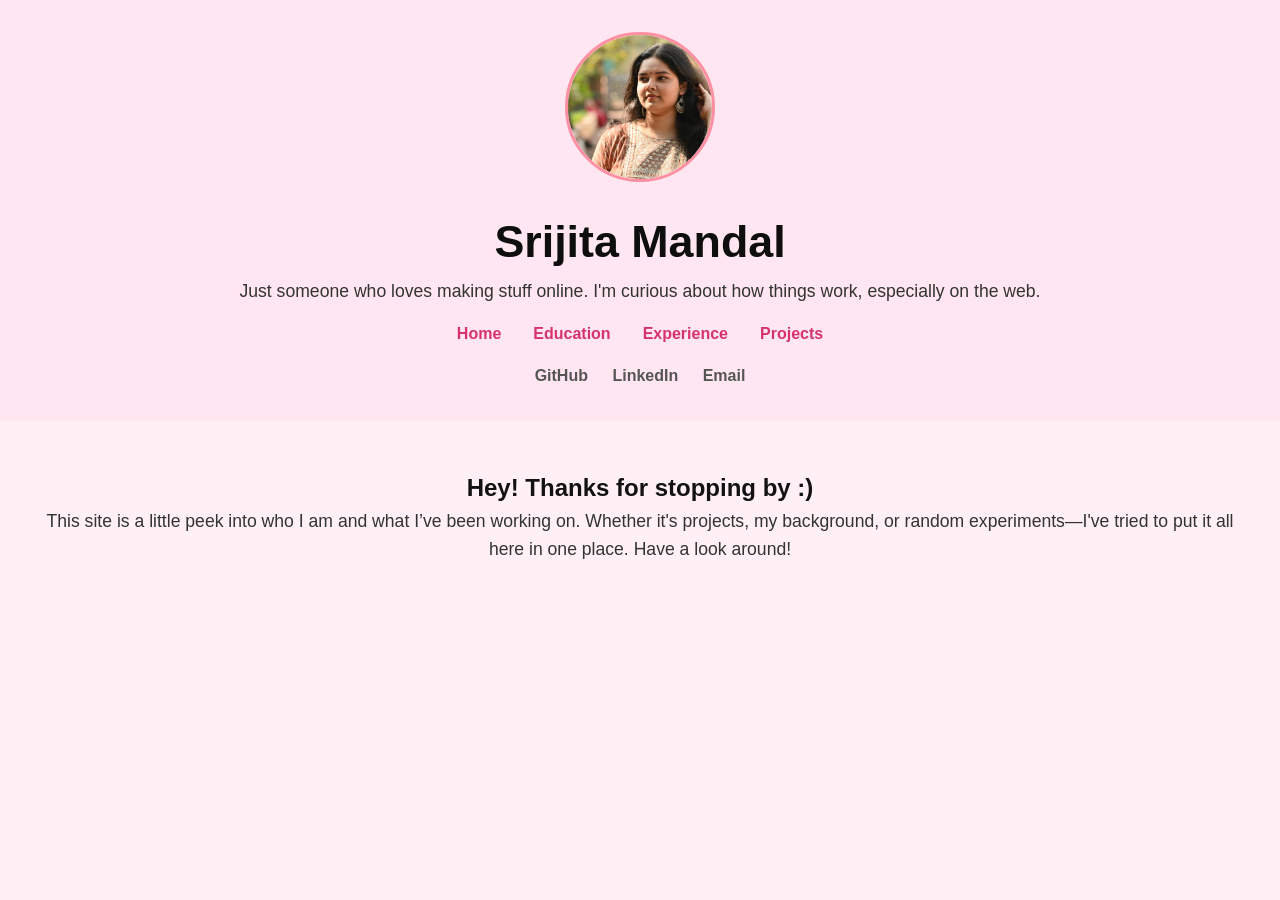
<file: index.html>
<!DOCTYPE html>
<html lang="en">
<head>
    <meta charset="UTF-8">
    <title>Srijita Mandal | Portfolio</title>
    <link rel="stylesheet" href="css/style.css">
</head>
<body>
    <header class="main-header">
        <img src="css/1.jpg" alt="Srijita Mandal" class="profile-pic">
        <h1>Srijita Mandal</h1>
        <p>Just someone who loves making stuff online. I'm curious about how things work, especially on the web.</p>

        <nav>
            <ul class="nav-links">
                <li><a href="index.html">Home</a></li>
                <li><a href="education.html">Education</a></li>
                <li><a href="experience.html">Experience</a></li>
                <li><a href="projects.html">Projects</a></li>
            </ul>
        </nav>

        <div class="socials">
            <a href="https://github.com/Srijita44" target="_blank">GitHub</a>
            <a href="https://www.linkedin.com/in/srijita-mandal-44s29b" target="_blank">LinkedIn</a>
            <a href="mailto:mandalsrijita092@gmail.com" target="_blank">Email</a>
        </div>
    </header>

    <main class="home-content">
        <h2>Hey! Thanks for stopping by :)</h2>
        <p>This site is a little peek into who I am and what I’ve been working on. Whether it's projects, my background, or random experiments—I've tried to put it all here in one place. Have a look around!</p>
    </main>
</body>
</html>
</file>
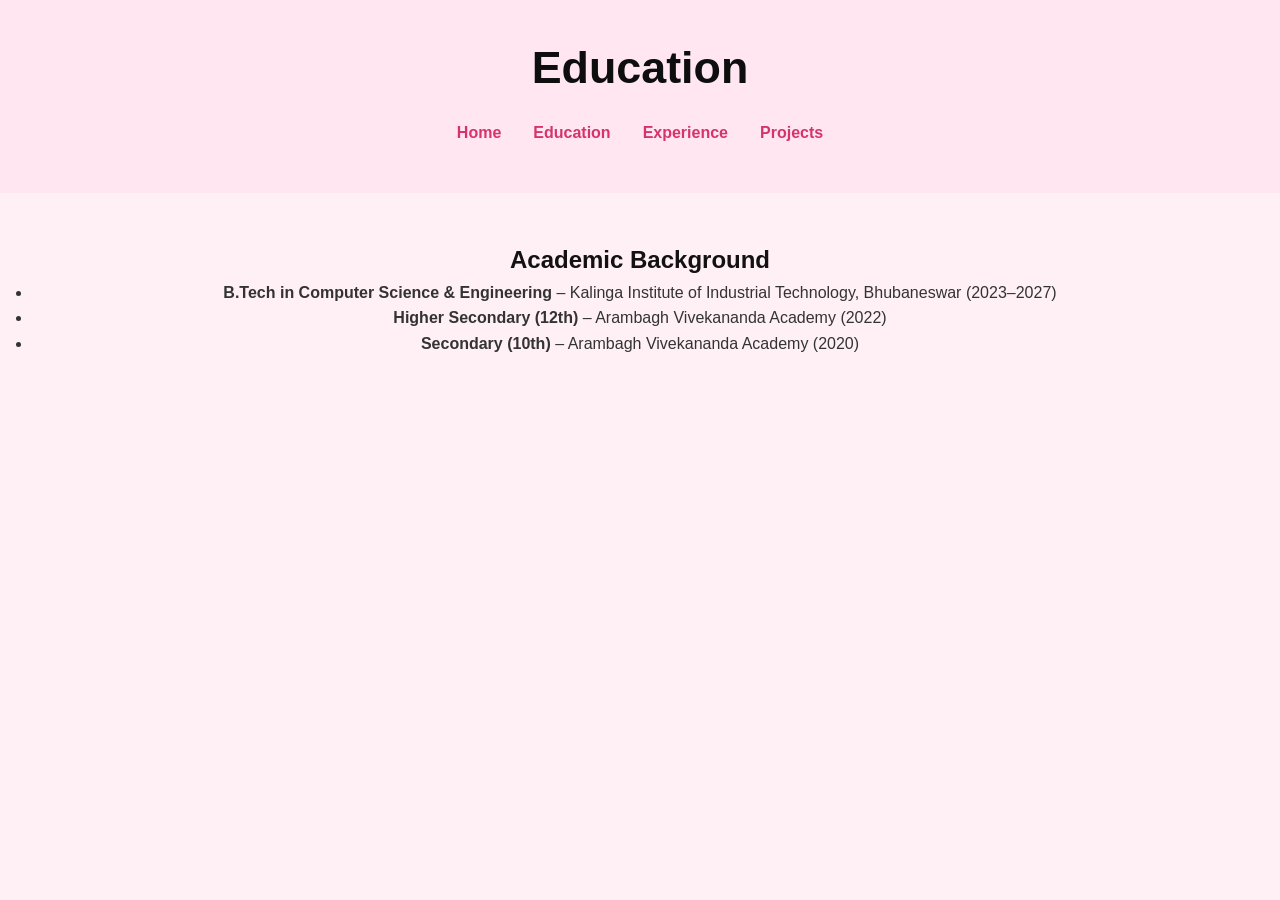
<file: education.html>
<!DOCTYPE html>
<html lang="en">
<head>
    <meta charset="UTF-8">
    <title>Education - Srijita Mandal</title>
    <link rel="stylesheet" href="css/style.css">
</head>
<body>
    <header class="main-header">
        <h1>Education</h1>
        <nav>
            <ul class="nav-links">
                <li><a href="index.html">Home</a></li>
                <li><a href="education.html">Education</a></li>
                <li><a href="experience.html">Experience</a></li>
                <li><a href="projects.html">Projects</a></li>
            </ul>
        </nav>
    </header>
    <main class="home-content">
        <h2>Academic Background</h2>
        <ul>
            <li><strong>B.Tech in Computer Science & Engineering</strong> – Kalinga Institute of Industrial Technology, Bhubaneswar (2023–2027)</li>
            <li><strong>Higher Secondary (12th)</strong> – Arambagh Vivekananda Academy (2022)</li>
            <li><strong>Secondary (10th)</strong> – Arambagh Vivekananda Academy (2020)</li>
        </ul>
    </main>
</body>
</html>
</file>
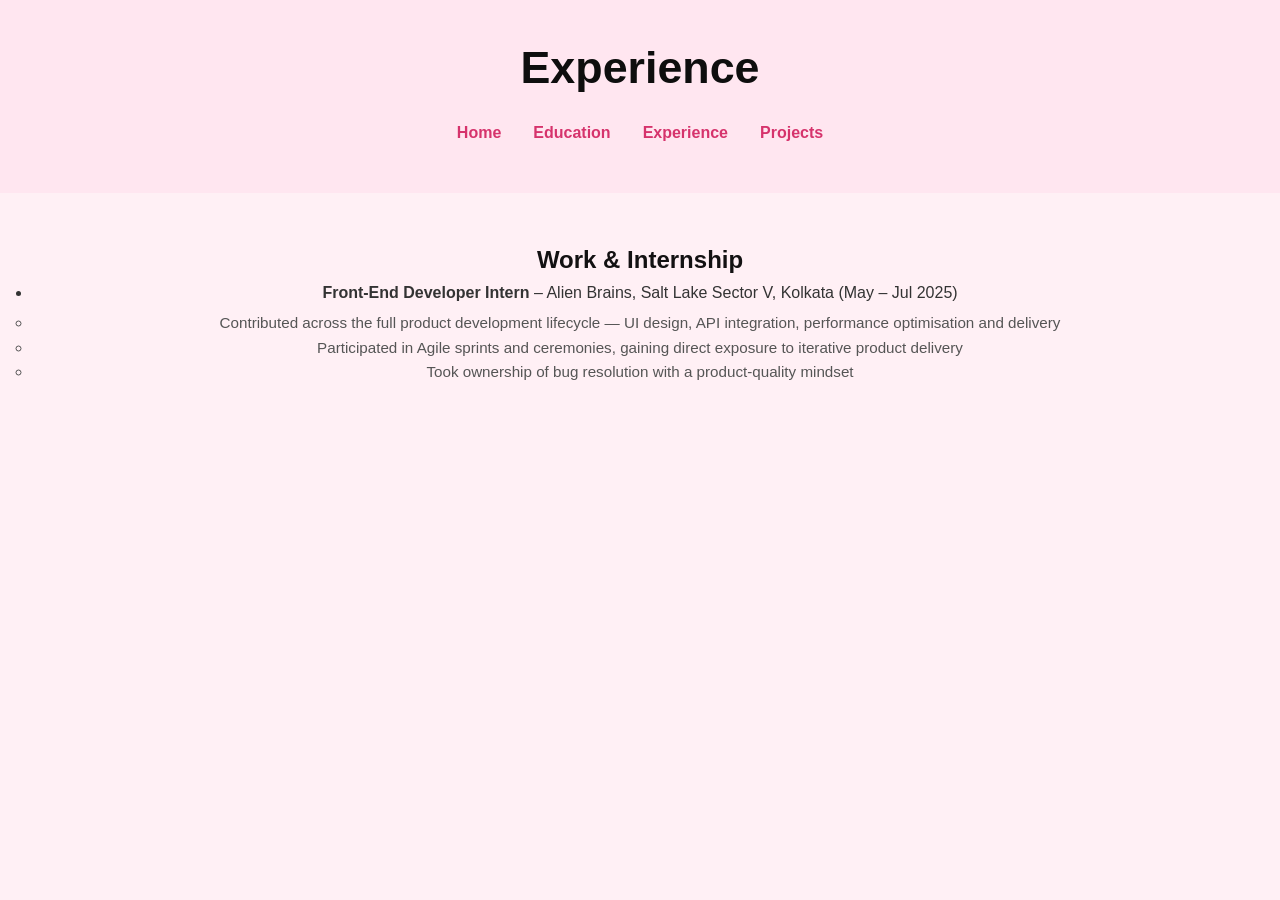
<file: experience.html>
<!DOCTYPE html>
<html lang="en">
<head>
    <meta charset="UTF-8" />
    <title>Experience - Srijita Mandal</title>
    <link rel="stylesheet" href="css/style.css" />
</head>
<body>
    <header class="main-header">
        <h1>Experience</h1>
        <nav>
            <ul class="nav-links">
                <li><a href="index.html">Home</a></li>
                <li><a href="education.html">Education</a></li>
                <li><a href="experience.html" class="active">Experience</a></li>
                <li><a href="projects.html">Projects</a></li>
            </ul>
        </nav>
    </header>
    <main class="home-content">
        <h2>Work & Internship</h2>
        <ul>
            <li><strong>Front-End Developer Intern</strong> – Alien Brains, Salt Lake Sector V, Kolkata (May – Jul 2025)
                <ul style="margin-top:6px; color:#555; font-size:0.95rem;">
                    <li>Contributed across the full product development lifecycle — UI design, API integration, performance optimisation and delivery</li>
                    <li>Participated in Agile sprints and ceremonies, gaining direct exposure to iterative product delivery</li>
                    <li>Took ownership of bug resolution with a product-quality mindset</li>
                </ul>
            </li>
        </ul>
    </main>
</body>
</html>
</file>
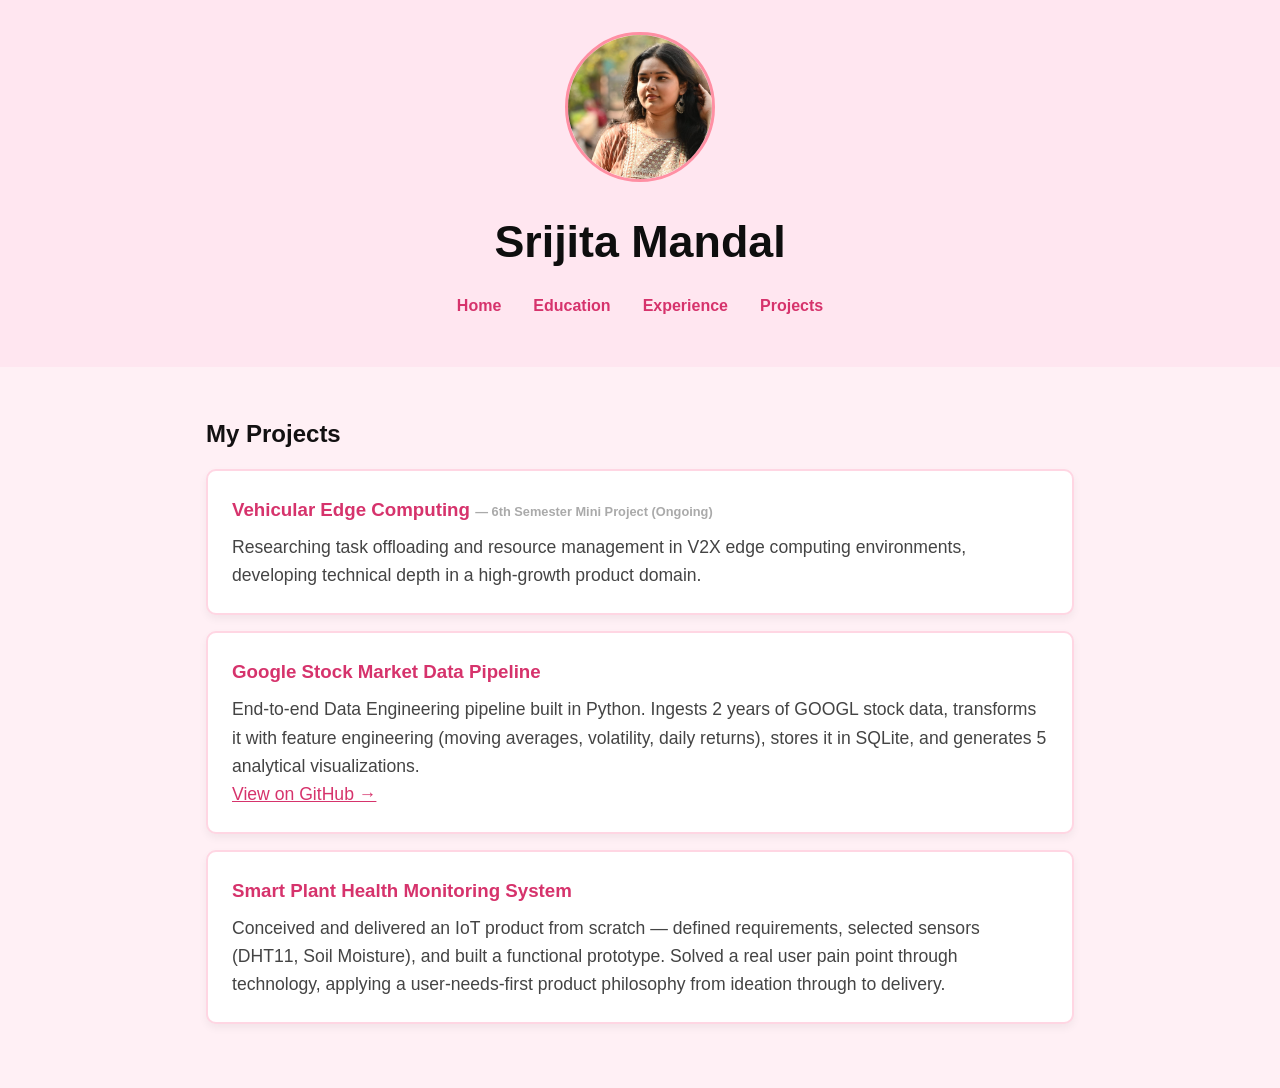
<file: projects.html>
<!DOCTYPE html>
<html lang="en">
<head>
    <meta charset="UTF-8" />
    <title>Projects - Srijita Mandal</title>
    <link rel="stylesheet" href="css/style.css" />
</head>
<body>
    <header class="main-header">
        <img src="css/1.jpg" alt="Profile Picture" class="profile-pic" />
        <h1>Srijita Mandal</h1>
        <nav>
            <ul class="nav-links">
                <li><a href="index.html">Home</a></li>
                <li><a href="education.html">Education</a></li>
                <li><a href="experience.html">Experience</a></li>
                <li><a href="projects.html">Projects</a></li>
            </ul>
        </nav>
    </header>
    <main class="project-section">
        <h2>My Projects</h2>
        <div class="project-card">
            <h3>Vehicular Edge Computing <span style="font-size:0.8rem; color:#aaa;">— 6th Semester Mini Project (Ongoing)</span></h3>
            <p>Researching task offloading and resource management in V2X edge computing environments, developing technical depth in a high-growth product domain.</p>
        </div>
        <div class="project-card">
            <h3>Google Stock Market Data Pipeline</h3>
            <p>End-to-end Data Engineering pipeline built in Python. Ingests 2 years of GOOGL stock data, transforms it with feature engineering (moving averages, volatility, daily returns), stores it in SQLite, and generates 5 analytical visualizations.</p>
            <p><a href="https://github.com/Srijita44/googl-stock-pipeline" target="_blank" style="color:#d6336c;">View on GitHub →</a></p>
        </div>
        <div class="project-card">
            <h3>Smart Plant Health Monitoring System</h3>
            <p>Conceived and delivered an IoT product from scratch — defined requirements, selected sensors (DHT11, Soil Moisture), and built a functional prototype. Solved a real user pain point through technology, applying a user-needs-first product philosophy from ideation through to delivery.</p>
        </div>
    </main>
</body>
</html>
</file>
<file: css/style.css>
* {
    margin: 0;
    padding: 0;
    box-sizing: border-box;
}
body {
    font-family: 'Segoe UI', Tahoma, Geneva, Verdana, sans-serif;
    background-color: #fff0f5;
    color: #333;
    line-height: 1.6;
}
.main-header {
    text-align: center;
    padding: 2rem 1rem;
    background-color: #ffe6f0;
}
.profile-pic {
    width: 150px;
    height: 150px;
    border-radius: 50%;
    border: 3px solid #ff8fa3;
    object-fit: cover;
    margin-bottom: 1rem;
}
.nav-links {
    display: flex;
    justify-content: center;
    gap: 2rem;
    margin: 1rem 0;
    list-style: none;
}
.nav-links a {
    text-decoration: none;
    color: #d6336c;
    font-weight: bold;
    transition: color 0.3s ease;
}
.nav-links a:hover {
    color: #800040;
}
.socials {
    margin-top: 1rem;
}
.socials a {
    margin: 0 10px;
    color: #555;
    text-decoration: none;
    font-weight: 600;
}
.socials a:hover {
    color: #d6336c;
}
.home-content {
    text-align: center;
    padding: 3rem 2rem;
}
@media (max-width: 768px) {
    .nav-links {
        flex-direction: column;
        gap: 10px;
    }
    .home-content {
        padding: 2rem 1rem;
    }
    .profile-pic {
        width: 120px;
        height: 120px;
    }
}
.project-section {
    padding: 3rem 1rem;
    max-width: 900px;
    margin: 0 auto;
}
.project-card {
    background-color: #fff;
    border: 2px solid #ffd6e3;
    border-radius: 10px;
    padding: 1.5rem;
    margin: 1rem 0;
    box-shadow: 0 4px 8px rgba(0,0,0,0.05);
}
.project-card h3 {
    color: #d6336c;
    margin-bottom: 0.5rem;
}
.project-card p {
    color: #444;
}
@media (max-width: 768px) {
    .project-section {
        padding: 2rem 1rem;
    }
}
p {
  font-size: 1.1rem;
  line-height: 1.6;
}
h1, h2, h3 {
  font-family: 'Montserrat', sans-serif;
  font-weight: 700;
  color: #131112;
}
.main-header h1 {
  font-family: 'Montserrat', sans-serif;
  font-weight: 900;
  font-size: 2.8rem;
  color: #0e0e0e;
}
</file>
